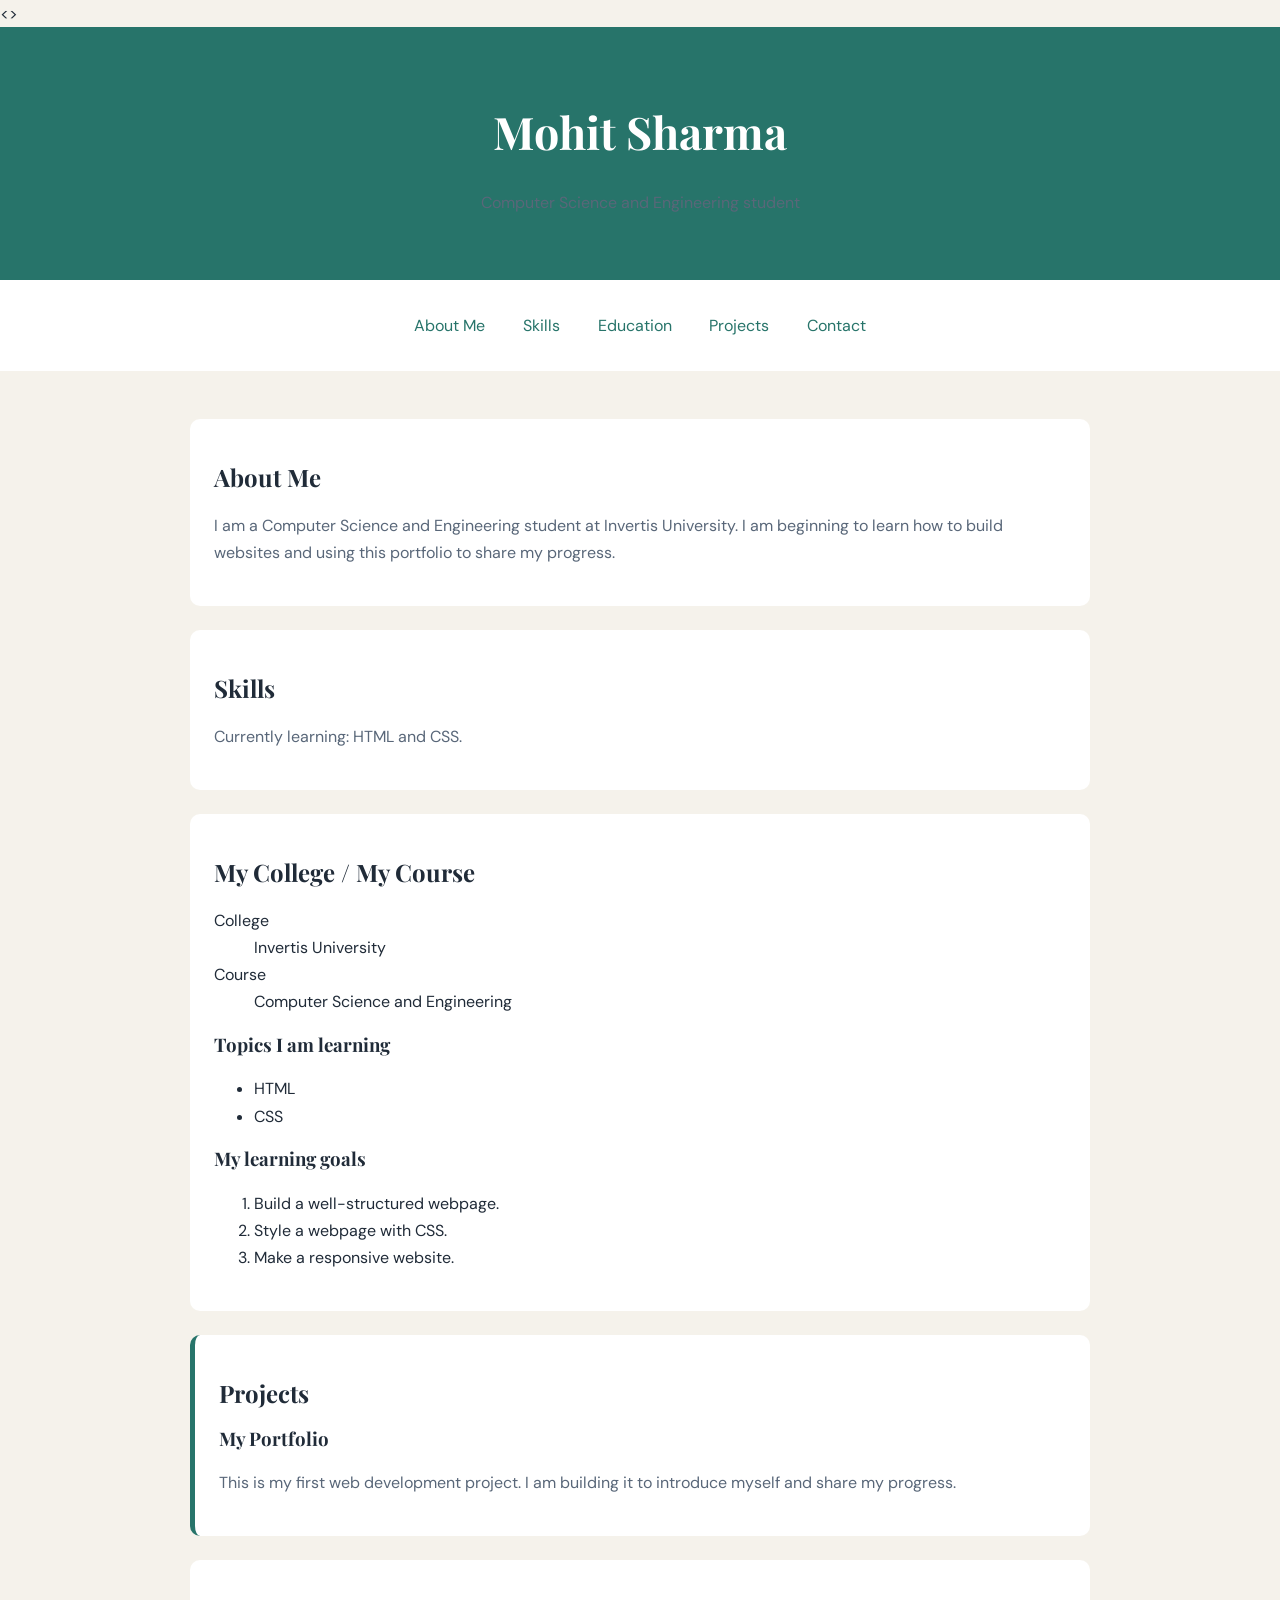
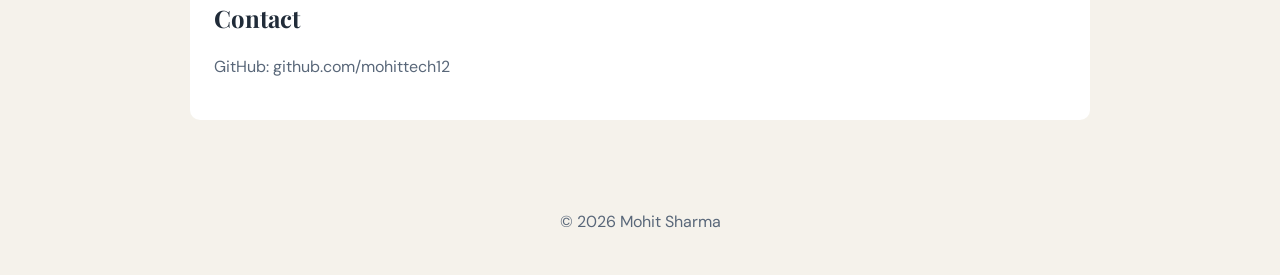
<file: 05-styled-portfolio/index.html>
<!doctype html>
<html lang="en">
<head>
  <head>
  <meta charset="UTF-8">
  <meta name="viewport" content="width=device-width, initial-scale=1.0">
  <meta name="description" content="Portfolio of Mohit Sharma, a Computer Science and Engineering student at Invertis University.">
  <meta name="author" content="Mohit Sharma">
    <link rel="preconnect" href="https://fonts.googleapis.com">
<link rel="preconnect" href="https://fonts.gstatic.com" crossorigin>
<link href="https://fonts.googleapis.com/css2?family=DM+Sans:wght@400;500;600;700&family=Playfair+Display:wght@600;700&display=swap" rel="stylesheet">
<link rel="stylesheet" href="style.css">
  <title>Mohit Sharma | Portfolio</title>
</head>
  
</head>
<<body class="portfolio-page">>
<header>
  <h1>Mohit Sharma</h1>
  <p>Computer Science and Engineering student</p>
</header>

<nav>
  <a href="#about">About Me</a>
  <a href="#skills">Skills</a>
  <a href="#education">Education</a>
  <a href="#projects">Projects</a>
  <a href="#contact">Contact</a>
</nav>

<main>
  <section id="about">
    <h2>About Me</h2>
    <p>I am a Computer Science and Engineering student at Invertis University. I am beginning to learn how to build websites and using this portfolio to share my progress.</p>
  </section>

  <section id="skills">
    <h2>Skills</h2>
    <p>Currently learning: HTML and CSS.</p>
  </section>

  <section id="education">
    <section id="education">
  <h2>My College / My Course</h2>

  <dl>
    <dt>College</dt>
    <dd>Invertis University</dd>

    <dt>Course</dt>
    <dd>Computer Science and Engineering</dd>
  </dl>

  <h3>Topics I am learning</h3>
  <ul>
    <li>HTML</li>
    <li>CSS</li>
  </ul>

  <h3>My learning goals</h3>
  <ol>
    <li>Build a well-structured webpage.</li>
    <li>Style a webpage with CSS.</li>
    <li>Make a responsive website.</li>
  </ol>
</section>
  
  </section>

  <section id="projects">
    <h2>Projects</h2>
    <article>
      <h3>My Portfolio</h3>
      <p>This is my first web development project. I am building it to introduce myself and share my progress.</p>
    </article>
  </section>

  <section id="contact">
    <h2>Contact</h2>
    <p>GitHub: github.com/mohittech12</p>
  </section>
</main>

<footer>
  <p>© 2026 Mohit Sharma</p>
</footer>

</body>
</html>
</file>
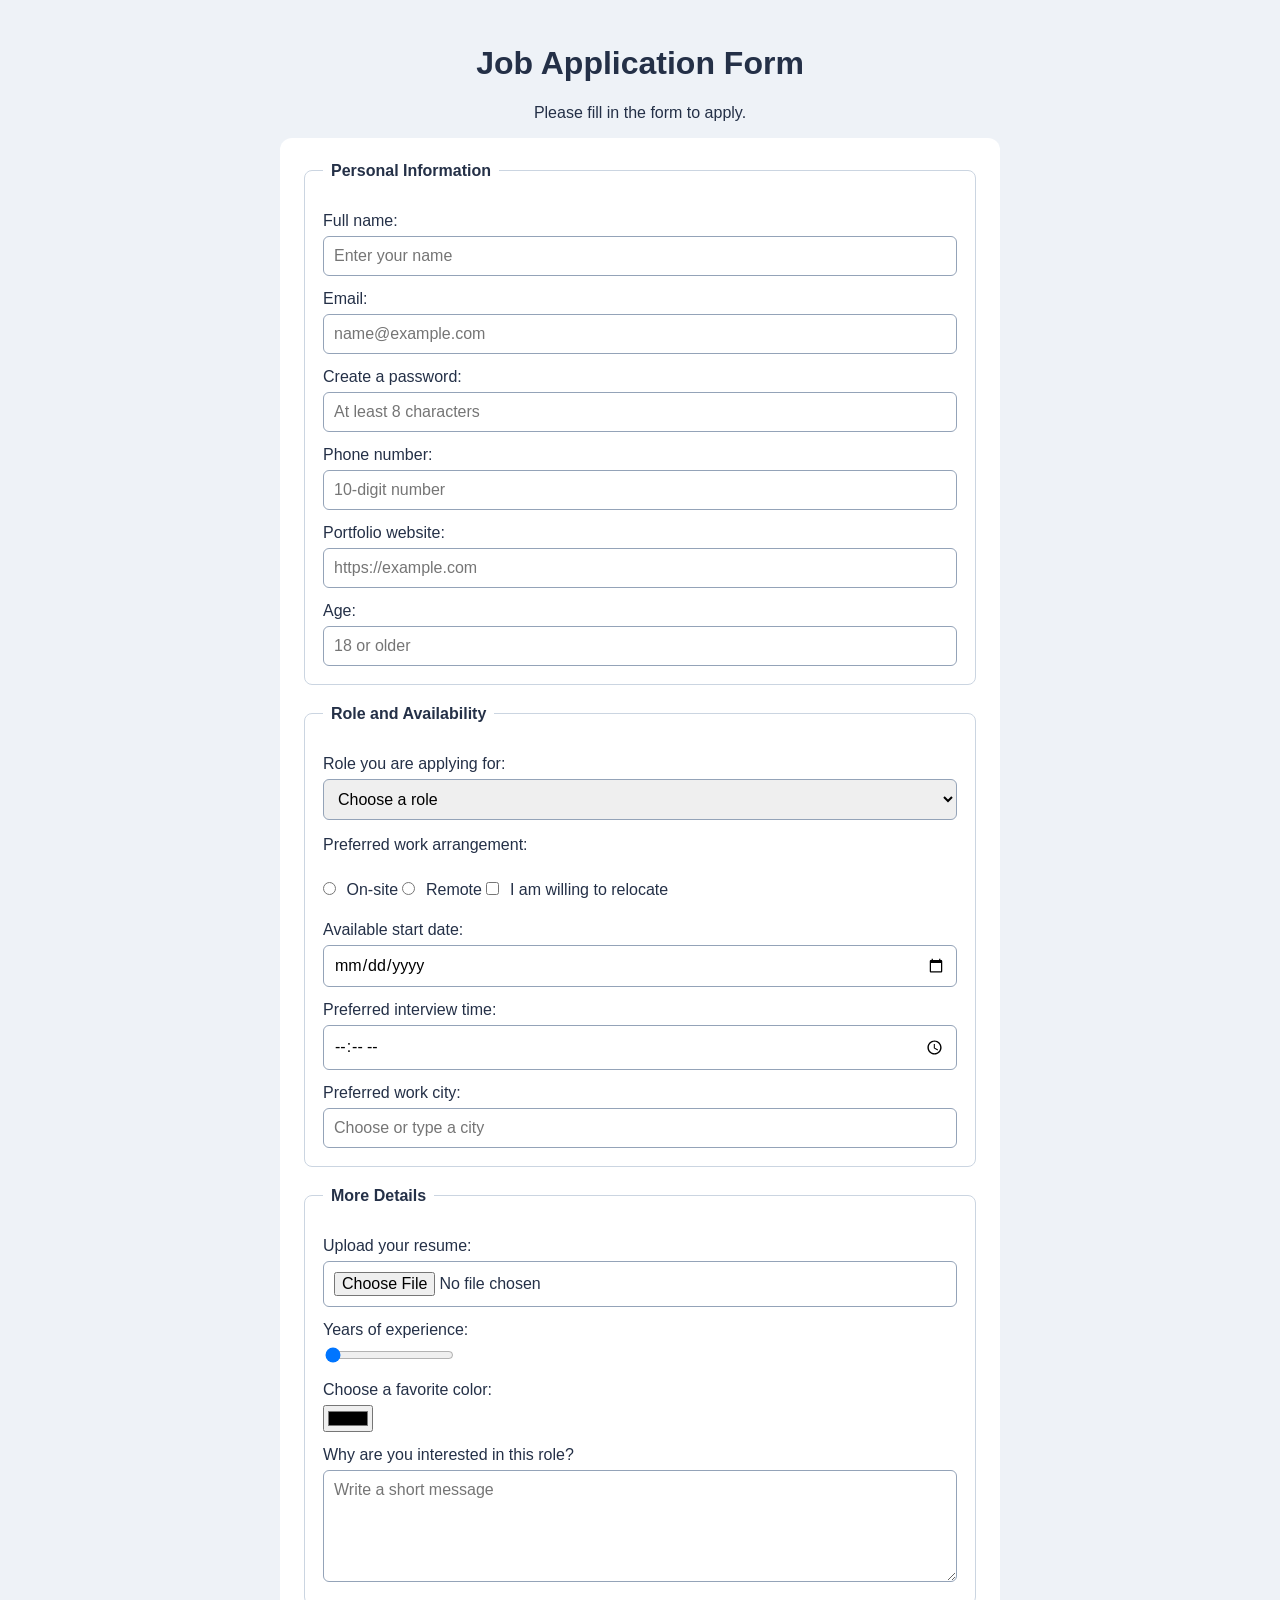
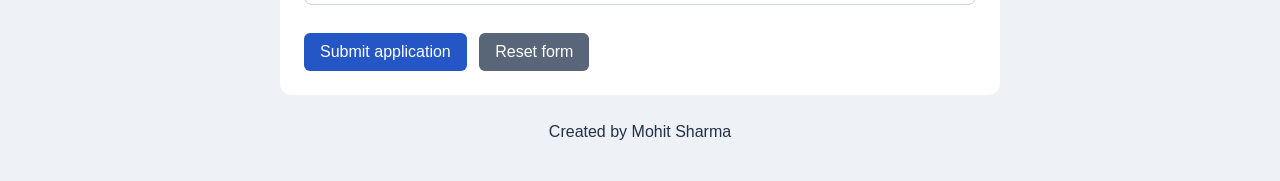
<file: assignment-2-form/index.html>
<!doctype html>
<html lang="en">
<head>
  <meta charset="UTF-8">
  <meta name="viewport" content="width=device-width, initial-scale=1.0">
  <meta name="description" content="A sample job application form">
  <meta name="author" content="Mohit Sharma">
  <link rel="stylesheet" href="styles.css">
  <title>Job Application Form</title>
</head>
<body>
  <header>
    <h1>Job Application Form</h1>
    <p>Please fill in the form to apply.</p>
  </header>

  <main>
    <form>
      <fieldset>
        <legend>Personal Information</legend>

        <label for="full-name">Full name:</label>
        <input type="text" id="full-name" name="full-name"
               placeholder="Enter your name" minlength="2" required>

        <label for="email">Email:</label>
        <input type="email" id="email" name="email"
               placeholder="name@example.com" required>

        <label for="password">Create a password:</label>
        <input type="password" id="password" name="password"
               placeholder="At least 8 characters" minlength="8" required>

        <label for="phone">Phone number:</label>
        <input type="tel" id="phone" name="phone"
               placeholder="10-digit number" pattern="[0-9]{10}" required>

        <label for="website">Portfolio website:</label>
        <input type="url" id="website" name="website"
               placeholder="https://example.com">

        <label for="age">Age:</label>
        <input type="number" id="age" name="age"
               min="18" max="100" placeholder="18 or older" required>
      </fieldset>

      <fieldset>
        <legend>Role and Availability</legend>

        <label for="role">Role you are applying for:</label>
        <select id="role" name="role" required>
          <option value="">Choose a role</option>
          <option value="intern">Intern</option>
          <option value="designer">Web designer</option>
          <option value="developer">Web developer</option>
        </select>

        <p>Preferred work arrangement:</p>
        <input type="radio" id="onsite" name="work-arrangement"
               value="onsite" required>
        <label for="onsite">On-site</label>

        <input type="radio" id="remote" name="work-arrangement"
               value="remote">
        <label for="remote">Remote</label>

        <input type="checkbox" id="relocate" name="relocate" value="yes">
        <label for="relocate">I am willing to relocate</label>

        <label for="start-date">Available start date:</label>
        <input type="date" id="start-date" name="start-date" required>

        <label for="interview-time">Preferred interview time:</label>
        <input type="time" id="interview-time" name="interview-time">

        <label for="city">Preferred work city:</label>
        <input type="text" id="city" name="city"
               placeholder="Choose or type a city" list="city-options">
        <datalist id="city-options">
          <option value="Bareilly">
          <option value="Delhi">
          <option value="Lucknow">
        </datalist>
      </fieldset>

      <fieldset>
        <legend>More Details</legend>

        <label for="resume">Upload your resume:</label>
        <input type="file" id="resume" name="resume" accept=".pdf,.doc,.docx">

        <label for="experience">Years of experience:</label>
        <input type="range" id="experience" name="experience"
               min="0" max="20" value="0">

        <label for="favorite-color">Choose a favorite color:</label>
        <input type="color" id="favorite-color" name="favorite-color">

        <label for="message">Why are you interested in this role?</label>
        <textarea id="message" name="message" rows="5"
                  placeholder="Write a short message" required></textarea>
      </fieldset>

      <button type="submit">Submit application</button>
      <button type="reset">Reset form</button>
    </form>
  </main>

  <footer>
    <p>Created by Mohit Sharma</p>
  </footer>
</body>
</html>
</file>
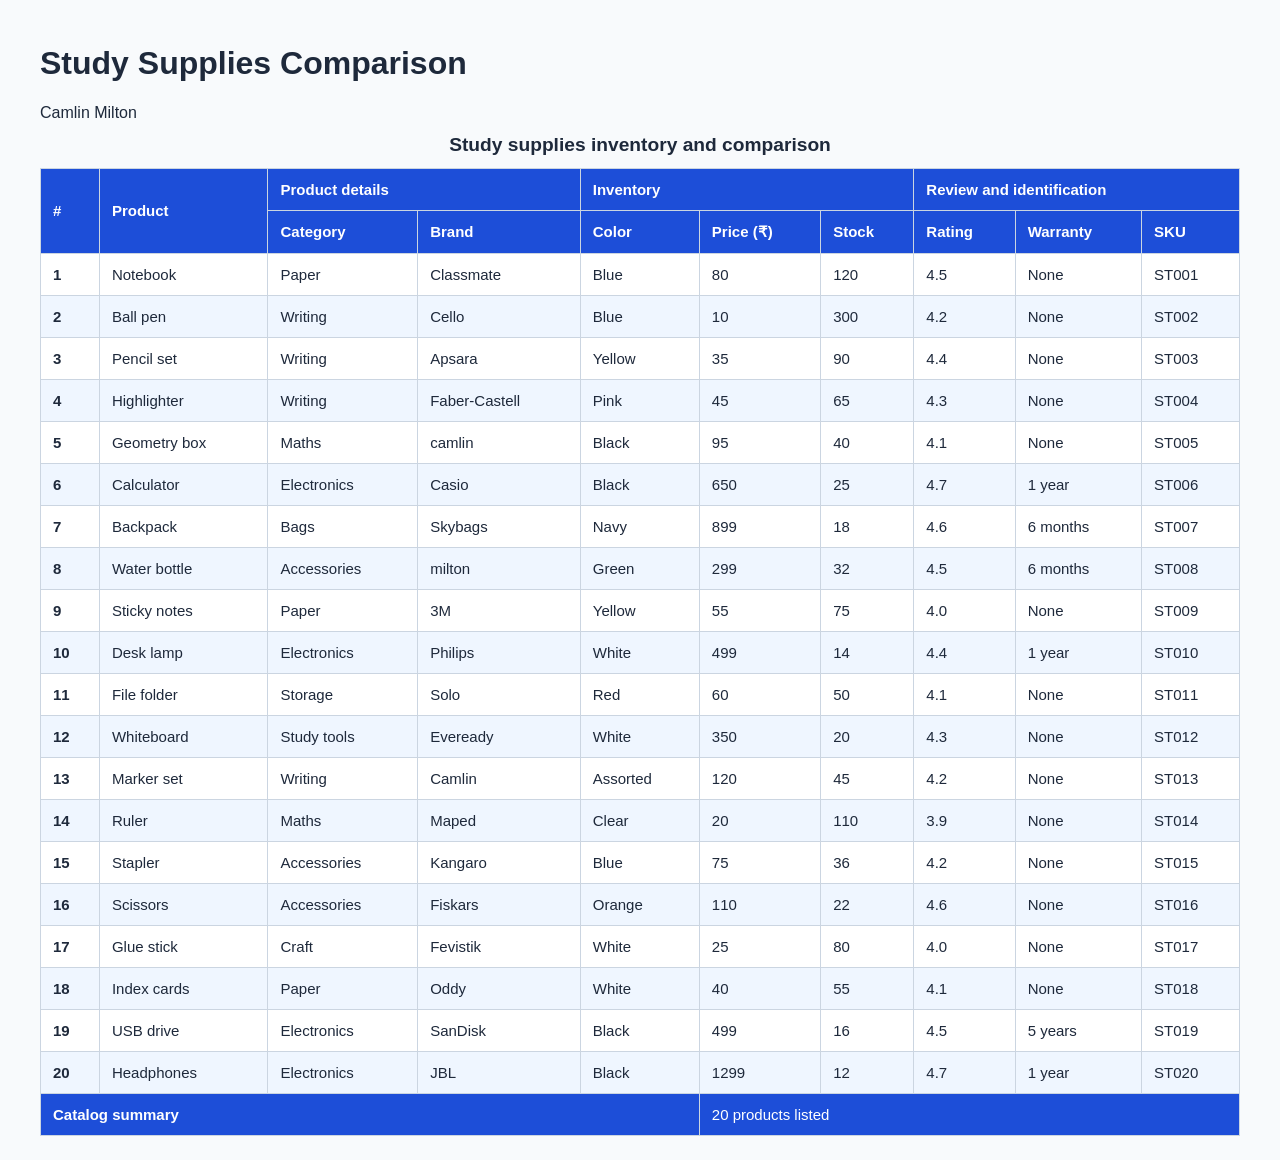
<file: assignment-3-table/index.html>
<!doctype html>
<html lang="en">
<head>
  <meta charset="UTF-8">
  <meta name="viewport" content="width=device-width, initial-scale=1.0">
  <meta name="description" content="A product comparison table">
  <meta name="author" content="Mohit Sharma">
  <link rel="stylesheet" href="styles.css">
  <title>Study Supplies Comparison</title>
  <link rel="stylesheet" href="styles.css">
</head>
<body>
  <main>
    <h1>Study Supplies Comparison</h1>

    <div class="table-wrapper">
      <table>
        <caption>Study supplies inventory and comparison</caption>
        <thead>
          <tr>
            <th rowspan="2" scope="col">#</th>
            <th rowspan="2" scope="col">Product</th>
            <th colspan="2" scope="colgroup">Product details</th>
            <th colspan="3" scope="colgroup">Inventory</th>
            <th colspan="3" scope="colgroup">Review and identification</th>
          </tr>
          <tr>
            <th scope="col">Category</th>
            <th scope="col">Brand</th>
            <th scope="col">Color</th>
            <th scope="col">Price (₹)</th>
            <th scope="col">Stock</th>
            <th scope="col">Rating</th>
            <th scope="col">Warranty</th>
            <th scope="col">SKU</th>
          </tr>
        </thead>
        <tbody>
          <tr><th scope="row">1</th><td>Notebook</td><td>Paper</td><td>Classmate</td><td>Blue</td><td>80</td><td>120</td><td>4.5</td><td>None</td><td>ST001</td></tr>
          <tr><th scope="row">2</th><td>Ball pen</td><td>Writing</td><td>Cello</td><td>Blue</td><td>10</td><td>300</td><td>4.2</td><td>None</td><td>ST002</td></tr>
          <tr><th scope="row">3</th><td>Pencil set</td><td>Writing</td><td>Apsara</td><td>Yellow</td><td>35</td><td>90</td><td>4.4</td><td>None</td><td>ST003</td></tr>
          <tr><th scope="row">4</th><td>Highlighter</td><td>Writing</td><td>Faber-Castell</td><td>Pink</td><td>45</td><td>65</td><td>4.3</td><td>None</td><td>ST004</td></tr>
          <tr><th scope="row">5</th><td>Geometry box</td><td>Maths</td><td>camlin</td> Camlin</td><td>Black</td><td>95</td><td>40</td><td>4.1</td><td>None</td><td>ST005</td></tr>
          <tr><th scope="row">6</th><td>Calculator</td><td>Electronics</td><td>Casio</td><td>Black</td><td>650</td><td>25</td><td>4.7</td><td>1 year</td><td>ST006</td></tr>
          <tr><th scope="row">7</th><td>Backpack</td><td>Bags</td><td>Skybags</td><td>Navy</td><td>899</td><td>18</td><td>4.6</td><td>6 months</td><td>ST007</td></tr>
          <tr><th scope="row">8</th><td>Water bottle</td><td>Accessories</td><td>milton</td> Milton</td><td>Green</td><td>299</td><td>32</td><td>4.5</td><td>6 months</td><td>ST008</td></tr>
          <tr><th scope="row">9</th><td>Sticky notes</td><td>Paper</td><td>3M</td><td>Yellow</td><td>55</td><td>75</td><td>4.0</td><td>None</td><td>ST009</td></tr>
          <tr><th scope="row">10</th><td>Desk lamp</td><td>Electronics</td><td>Philips</td><td>White</td><td>499</td><td>14</td><td>4.4</td><td>1 year</td><td>ST010</td></tr>
          <tr><th scope="row">11</th><td>File folder</td><td>Storage</td><td>Solo</td><td>Red</td><td>60</td><td>50</td><td>4.1</td><td>None</td><td>ST011</td></tr>
          <tr><th scope="row">12</th><td>Whiteboard</td><td>Study tools</td><td>Eveready</td><td>White</td><td>350</td><td>20</td><td>4.3</td><td>None</td><td>ST012</td></tr>
          <tr><th scope="row">13</th><td>Marker set</td><td>Writing</td><td>Camlin</td><td>Assorted</td><td>120</td><td>45</td><td>4.2</td><td>None</td><td>ST013</td></tr>
          <tr><th scope="row">14</th><td>Ruler</td><td>Maths</td><td>Maped</td><td>Clear</td><td>20</td><td>110</td><td>3.9</td><td>None</td><td>ST014</td></tr>
          <tr><th scope="row">15</th><td>Stapler</td><td>Accessories</td><td>Kangaro</td><td>Blue</td><td>75</td><td>36</td><td>4.2</td><td>None</td><td>ST015</td></tr>
          <tr><th scope="row">16</th><td>Scissors</td><td>Accessories</td><td>Fiskars</td><td>Orange</td><td>110</td><td>22</td><td>4.6</td><td>None</td><td>ST016</td></tr>
          <tr><th scope="row">17</th><td>Glue stick</td><td>Craft</td><td>Fevistik</td><td>White</td><td>25</td><td>80</td><td>4.0</td><td>None</td><td>ST017</td></tr>
          <tr><th scope="row">18</th><td>Index cards</td><td>Paper</td><td>Oddy</td><td>White</td><td>40</td><td>55</td><td>4.1</td><td>None</td><td>ST018</td></tr>
          <tr><th scope="row">19</th><td>USB drive</td><td>Electronics</td><td>SanDisk</td><td>Black</td><td>499</td><td>16</td><td>4.5</td><td>5 years</td><td>ST019</td></tr>
          <tr><th scope="row">20</th><td>Headphones</td><td>Electronics</td><td>JBL</td><td>Black</td><td>1299</td><td>12</td><td>4.7</td><td>1 year</td><td>ST020</td></tr>
        </tbody>
        <tfoot>
          <tr>
            <th scope="row" colspan="5">Catalog summary</th>
            <td colspan="5">20 products listed</td>
          </tr>
        </tfoot>
      </table>
    </div>
  </main>
</body>
</html>
</file>
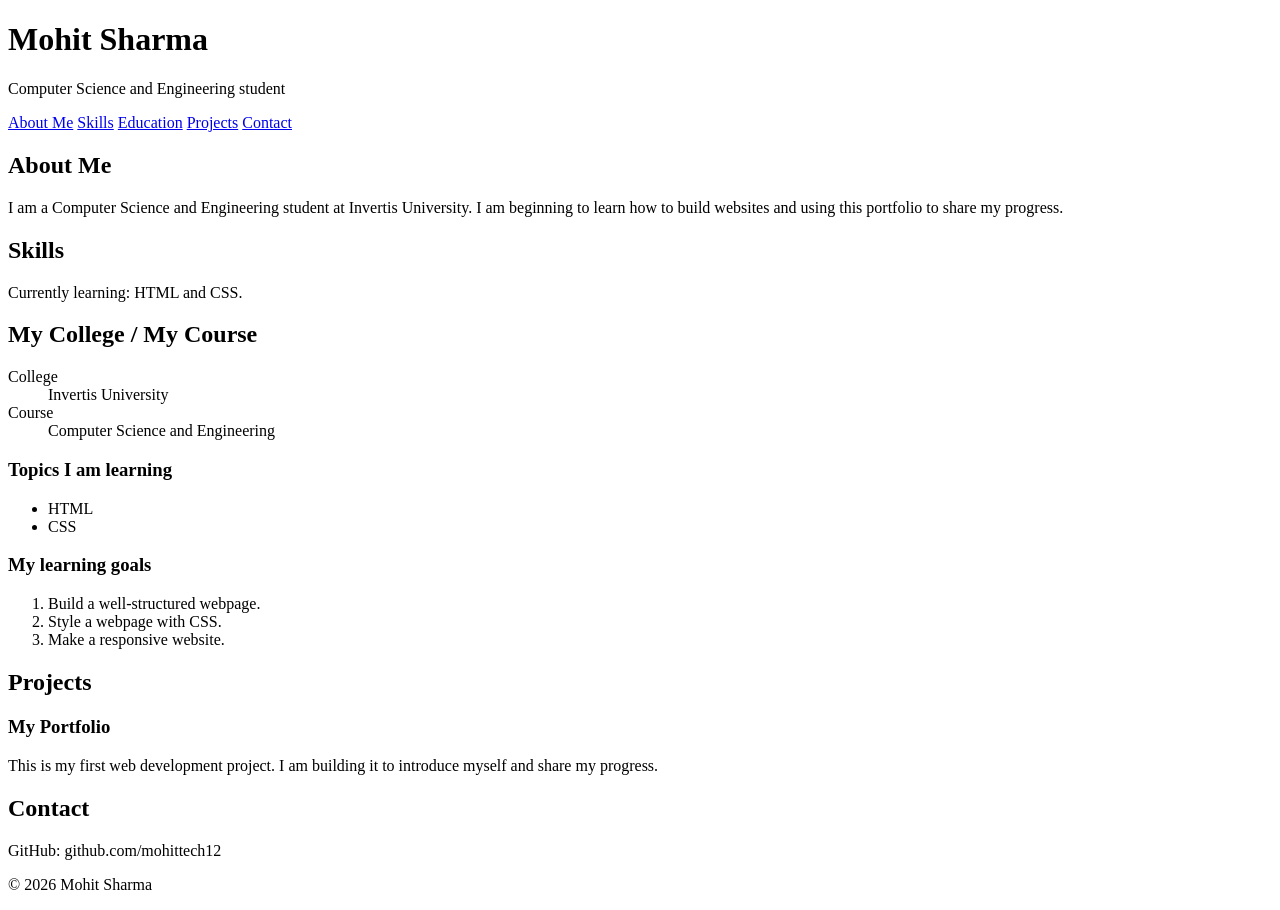
<file: portfolio/index.html>
<!doctype html>
<html lang="en">
<head>
  <head>
  <meta charset="UTF-8">
  <meta name="viewport" content="width=device-width, initial-scale=1.0">
  <meta name="description" content="Portfolio of Mohit Sharma, a Computer Science and Engineering student at Invertis University.">
  <meta name="author" content="Mohit Sharma">
  <title>Mohit Sharma | Portfolio</title>
</head>
  
</head>
<body>
<header>
  <h1>Mohit Sharma</h1>
  <p>Computer Science and Engineering student</p>
</header>

<nav>
  <a href="#about">About Me</a>
  <a href="#skills">Skills</a>
  <a href="#education">Education</a>
  <a href="#projects">Projects</a>
  <a href="#contact">Contact</a>
</nav>

<main>
  <section id="about">
    <h2>About Me</h2>
    <p>I am a Computer Science and Engineering student at Invertis University. I am beginning to learn how to build websites and using this portfolio to share my progress.</p>
  </section>

  <section id="skills">
    <h2>Skills</h2>
    <p>Currently learning: HTML and CSS.</p>
  </section>

  <section id="education">
    <section id="education">
  <h2>My College / My Course</h2>

  <dl>
    <dt>College</dt>
    <dd>Invertis University</dd>

    <dt>Course</dt>
    <dd>Computer Science and Engineering</dd>
  </dl>

  <h3>Topics I am learning</h3>
  <ul>
    <li>HTML</li>
    <li>CSS</li>
  </ul>

  <h3>My learning goals</h3>
  <ol>
    <li>Build a well-structured webpage.</li>
    <li>Style a webpage with CSS.</li>
    <li>Make a responsive website.</li>
  </ol>
</section>
  
  </section>

  <section id="projects">
    <h2>Projects</h2>
    <article>
      <h3>My Portfolio</h3>
      <p>This is my first web development project. I am building it to introduce myself and share my progress.</p>
    </article>
  </section>

  <section id="contact">
    <h2>Contact</h2>
    <p>GitHub: github.com/mohittech12</p>
  </section>
</main>

<footer>
  <p>© 2026 Mohit Sharma</p>
</footer>

</body>
</html>
</file>
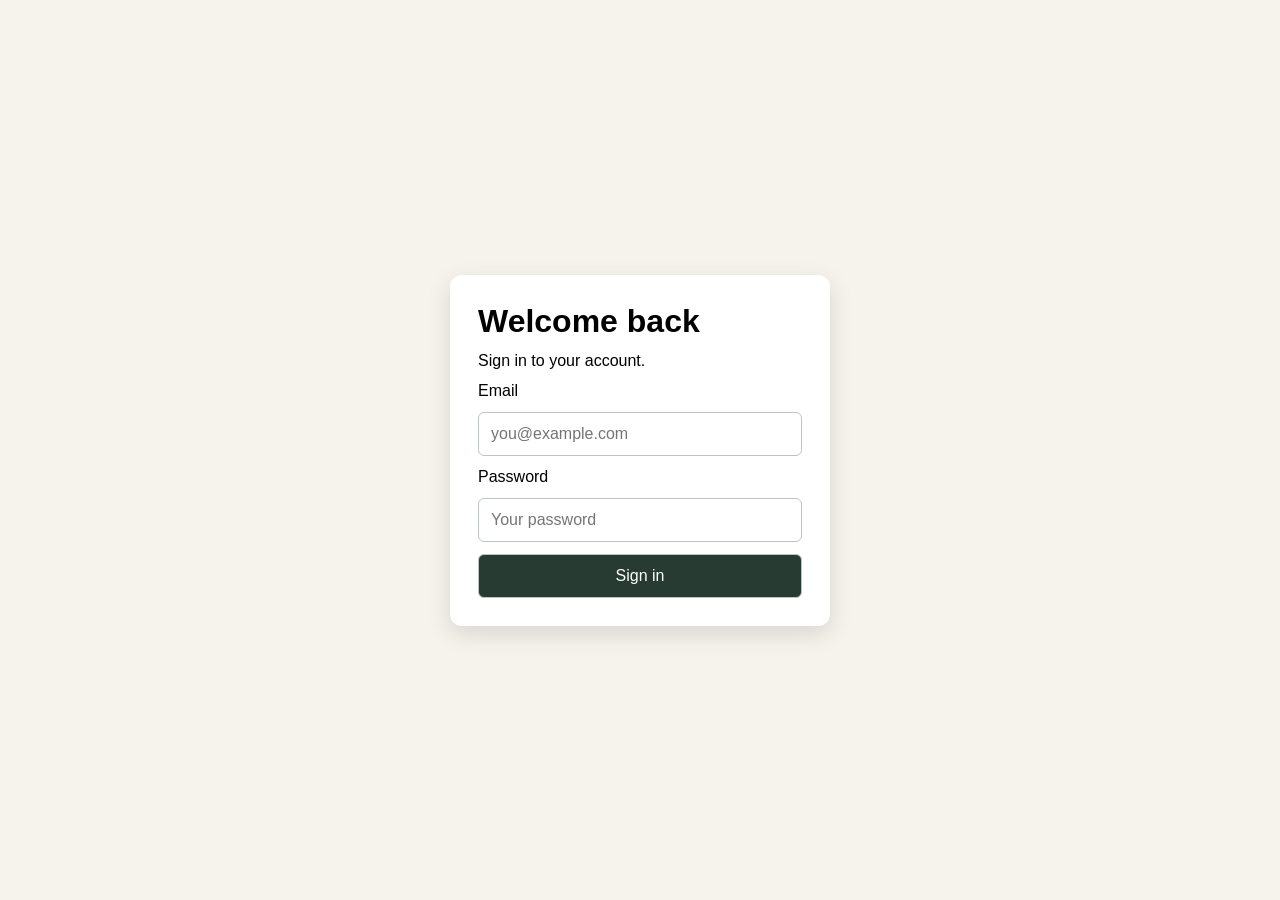
<file: 04-flexbox-layouts/login.html>
<!doctype html>
<html lang="en">
<head>
  <meta charset="UTF-8">
  <meta name="viewport" content="width=device-width, initial-scale=1.0">
  <title>Flexbox Login</title>
  <link rel="stylesheet" href="style.css">
</head>
<body>
  <main class="login-page">
    <form class="login-card">
      <h1>Welcome back</h1>
      <p>Sign in to your account.</p>

      <label for="email">Email</label>
      <input id="email" name="email" type="email" placeholder="you@example.com" required>

      <label for="password">Password</label>
      <input id="password" name="password" type="password" placeholder="Your password" required>

      <button type="submit">Sign in</button>
    </form>
  </main>
</body>
</html>
</file>
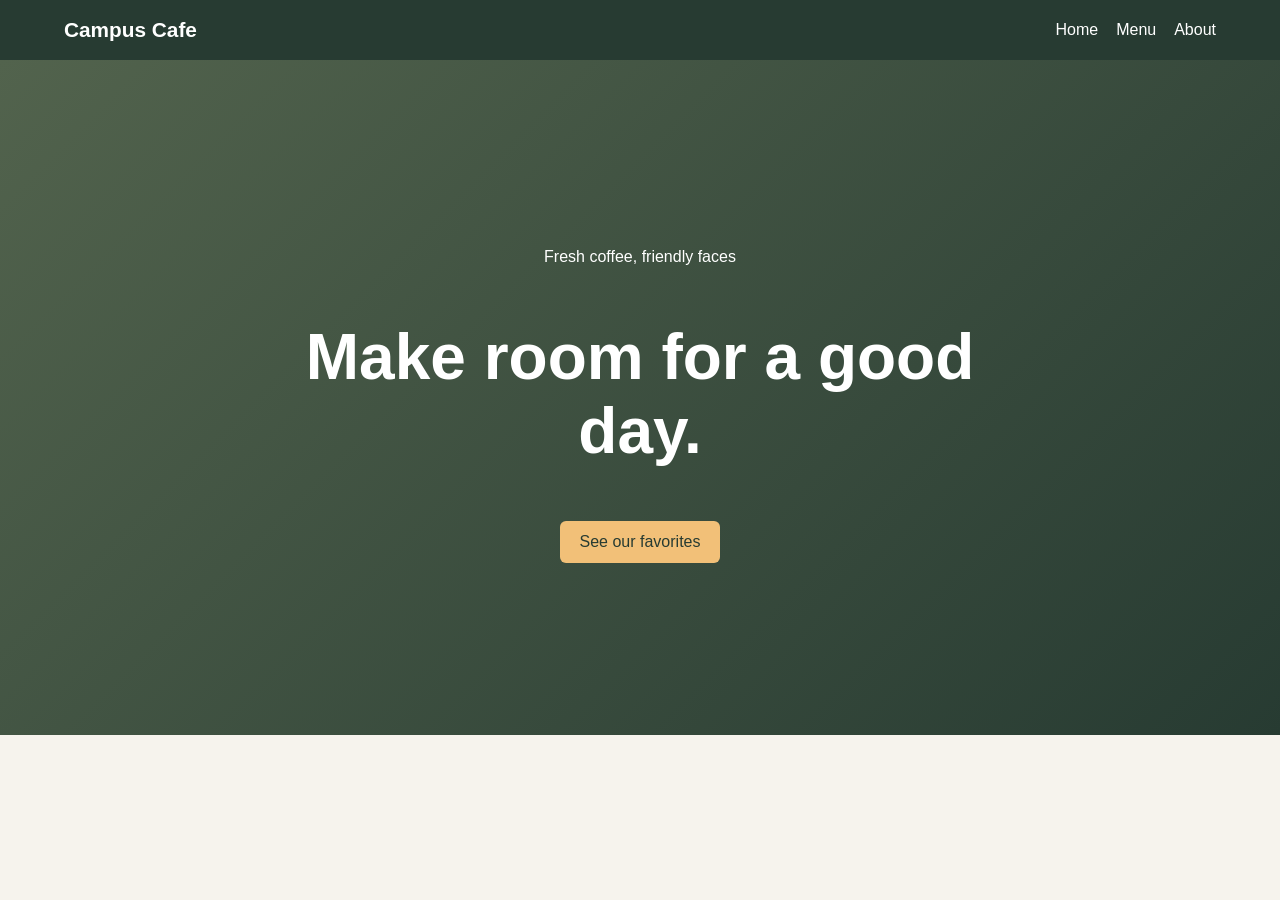
<file: 04-flexbox-layouts/navbar-hero.html>
<!doctype html>
<html lang="en">
<head>
  <meta charset="UTF-8">
  <meta name="viewport" content="width=device-width, initial-scale=1.0">
  <title>Campus Cafe Welcome</title>
  <link rel="stylesheet" href="style.css">
</head>
<body>
  <header class="hero-navbar">
    <a class="hero-logo" href="#home">Campus Cafe</a>
    <nav class="hero-links" aria-label="Main navigation">
      <a href="#home">Home</a>
      <a href="#menu">Menu</a>
      <a href="#about">About</a>
    </nav>
  </header>

  <main>
    <section class="flex-hero" id="home">
      <div class="flex-hero-content">
        <p>Fresh coffee, friendly faces</p>
        <h1>Make room for a good day.</h1>
        <a class="hero-button" href="products.html">See our favorites</a>
      </div>
    </section>
  </main>
</body>
</html>
</file>
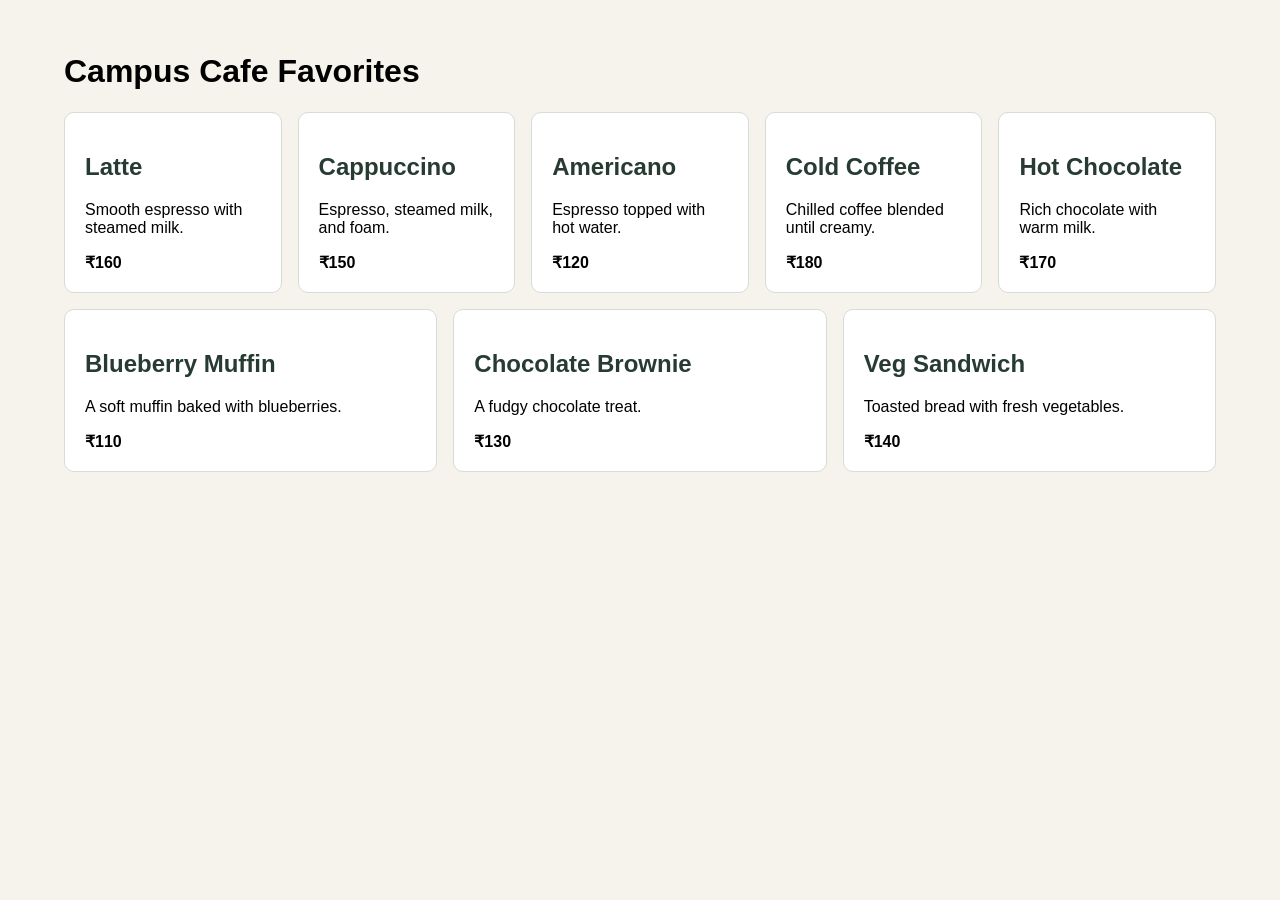
<file: 04-flexbox-layouts/products.html>
<!doctype html>
<html lang="en">
<head>
  <meta charset="UTF-8">
  <meta name="viewport" content="width=device-width, initial-scale=1.0">
  <title>Campus Cafe Products</title>
  <link rel="stylesheet" href="style.css">
</head>
<body>
  <main class="products-page">
    <h1>Campus Cafe Favorites</h1>
    <section class="product-list" aria-label="Cafe products">
      <article class="product-card"><h2>Latte</h2><p>Smooth espresso with steamed milk.</p><strong>₹160</strong></article>
      <article class="product-card"><h2>Cappuccino</h2><p>Espresso, steamed milk, and foam.</p><strong>₹150</strong></article>
      <article class="product-card"><h2>Americano</h2><p>Espresso topped with hot water.</p><strong>₹120</strong></article>
      <article class="product-card"><h2>Cold Coffee</h2><p>Chilled coffee blended until creamy.</p><strong>₹180</strong></article>
      <article class="product-card"><h2>Hot Chocolate</h2><p>Rich chocolate with warm milk.</p><strong>₹170</strong></article>
      <article class="product-card"><h2>Blueberry Muffin</h2><p>A soft muffin baked with blueberries.</p><strong>₹110</strong></article>
      <article class="product-card"><h2>Chocolate Brownie</h2><p>A fudgy chocolate treat.</p><strong>₹130</strong></article>
      <article class="product-card"><h2>Veg Sandwich</h2><p>Toasted bread with fresh vegetables.</p><strong>₹140</strong></article>
    </section>
  </main>
</body>
</html>
</file>
<file: 05-styled-portfolio/style.css>
:root {
  --color-background: #f5f2eb;
  --color-surface: #ffffff;
  --color-text: #202b38;
  --color-muted: #596779;
  --color-accent: #27746a;

  --font-body: "DM Sans", sans-serif;
  --font-heading: "Playfair Display", serif;

  --font-size-body: 1rem;
  --font-size-title: 2.8rem;
  --space-small: 0.75rem;
  --space-medium: 1.5rem;
  --space-large: 3rem;
}

* {
  box-sizing: border-box;
}

body {
  margin: 0;
  color: var(--color-text);
  background: var(--color-background);
  font-family: var(--font-body);
  font-size: var(--font-size-body);
  line-height: 1.7;
}

.portfolio-page {
  min-height: 100vh;
}

header {
  padding: var(--space-large) var(--space-medium);
  color: var(--color-surface);
  background: var(--color-accent);
  text-align: center;
}

h1,
h2,
h3 {
  font-family: var(--font-heading);
  line-height: 1.2;
}

h1 {
  font-size: var(--font-size-title);
}

nav {
  display: flex;
  flex-wrap: wrap;
  justify-content: center;
  gap: var(--space-small);
  padding: var(--space-medium);
  background: var(--color-surface);
}

nav a {
  padding: 0.5rem 0.8rem;
  color: var(--color-accent);
  text-decoration: none;
  border-radius: 6px;
}

nav a:hover {
  color: var(--color-surface);
  background: var(--color-accent);
}

main {
  width: min(900px, 92%);
  margin: var(--space-large) auto;
}

main > section {
  margin-bottom: var(--space-medium);
  padding: var(--space-medium);
  background: var(--color-surface);
  border-radius: 10px;
}

#projects {
  border-left: 5px solid var(--color-accent);
}

p {
  color: var(--color-muted);
}

footer {
  padding: var(--space-medium);
  text-align: center;
}
</file>
<file: assignment-2-form/styles.css>
* {
  box-sizing: border-box;
}

body {
  margin: 0;
  padding: 24px;
  font-family: Arial, sans-serif;
  color: #243047;
  background: #eef2f7;
}

header,
main,
footer {
  width: min(100%, 720px);
  margin: 0 auto;
}

header {
  text-align: center;
}

form {
  padding: 24px;
  background: white;
  border-radius: 12px;
}

fieldset {
  margin: 0 0 20px;
  padding: 18px;
  border: 1px solid #cbd5e1;
  border-radius: 8px;
}

legend {
  padding: 0 8px;
  font-weight: bold;
}

label {
  display: block;
  margin: 14px 0 6px;
}

input:not([type="radio"]):not([type="checkbox"]):not([type="range"]):not([type="color"]),
select,
textarea {
  width: 100%;
  padding: 10px;
  border: 1px solid #94a3b8;
  border-radius: 6px;
  font: inherit;
}

input[type="radio"],
input[type="checkbox"] {
  margin: 12px 6px 12px 0;
}

input[type="radio"] + label,
input[type="checkbox"] + label {
  display: inline;
}

button {
  margin: 8px 8px 0 0;
  padding: 10px 16px;
  border: 0;
  border-radius: 6px;
  color: white;
  background: #2457c5;
  font: inherit;
  cursor: pointer;
}

button[type="reset"] {
  background: #596579;
}

footer {
  padding-top: 12px;
  text-align: center;
}
@media (max-width: 600px) {
  body {
    padding: 14px;
  }

  form {
    padding: 16px;
  }

  fieldset {
    padding: 12px;
  }

  button {
    width: 100%;
    margin-right: 0;
  }
}
</file>
<file: assignment-3-table/styles.css>
:root {
  --color-ink: #1e293b;
  --color-header: #1d4ed8;
  --color-header-text: #ffffff;
  --color-stripe: #eff6ff;
  --color-hover: #dbeafe;
  --color-border: #cbd5e1;
  --space-cell: 12px;
  --font-size-table: 15px;
}

body {
  margin: 0;
  padding: 24px;
  color: var(--color-ink);
  background: #f8fafc;
  font-family: Arial, sans-serif;
}

main {
  max-width: 1200px;
  margin: 0 auto;
}

.table-wrapper {
  overflow-x: auto;
}

table {
  width: 100%;
  min-width: 900px;
  border-collapse: collapse;
  font-size: var(--font-size-table);
  background: white;
}

caption {
  padding: var(--space-cell);
  font-size: 1.2rem;
  font-weight: bold;
}

th,
td {
  padding: var(--space-cell);
  border: 1px solid var(--color-border);
  text-align: left;
}

thead,
tfoot {
  color: var(--color-header-text);
  background: var(--color-header);
}

tbody tr:nth-child(even) {
  background: var(--color-stripe);
}

tbody tr:hover {
  background: var(--color-hover);
}
@media (max-width: 600px) {
  body {
    padding: 12px;
  }

  h1 {
    font-size: 1.5rem;
  }

  table {
    font-size: 13px;
  }

  th,
  td {
    padding: 8px;
  }
}
</file>
<file: 04-flexbox-layouts/style.css>
* {
  box-sizing: border-box;
}

body {
  margin: 0;
  font-family: Arial, sans-serif;
  background: #f6f3ed;
}

.menu-bar {
  display: flex;
  justify-content: space-between;
  align-items: center;
  gap: 18px;
  padding: 18px 5%;
  background: #273b32;
}

.menu-bar a {
  color: white;
  text-decoration: none;
}

.menu-brand {
  margin-right: auto;
  font-size: 1.3rem;
  font-weight: bold;
}

.menu-bar a:hover {
  color: #f2c078;
}
.login-page {
  display: flex;
  justify-content: center;
  align-items: center;
  min-height: 100vh;
  padding: 20px;
}

.login-card {
  display: flex;
  flex-direction: column;
  gap: 12px;
  width: min(100%, 380px);
  padding: 28px;
  background: white;
  border-radius: 12px;
  box-shadow: 0 8px 24px rgba(0, 0, 0, 0.12);
}

.login-card h1,
.login-card p {
  margin: 0;
}

.login-card input,
.login-card button {
  padding: 12px;
  font: inherit;
  border: 1px solid #bbc5bf;
  border-radius: 6px;
}

.login-card button {
  color: white;
  background: #273b32;
  cursor: pointer;
}
.products-page {
  padding: 32px 5%;
}

.product-list {
  display: flex;
  flex-wrap: wrap;
  gap: 16px;
}

.product-card {
  flex-grow: 1;
  flex-basis: 210px;
  padding: 20px;
  background: white;
  border: 1px solid #d5ddd7;
  border-radius: 10px;
}

.product-card h2 {
  color: #273b32;
}
.hero-navbar {
  display: flex;
  justify-content: space-between;
  align-items: center;
  gap: 20px;
  padding: 18px 5%;
  color: white;
  background: #273b32;
}

.hero-logo,
.hero-links a {
  color: white;
  text-decoration: none;
}

.hero-logo {
  font-size: 1.3rem;
  font-weight: bold;
}

.hero-links {
  display: flex;
  flex-wrap: wrap;
  gap: 18px;
}

.hero-links a:hover {
  color: #f2c078;
}

.flex-hero {
  display: flex;
  justify-content: center;
  align-items: center;
  min-height: 75vh;
  padding: 32px 20px;
  color: white;
  background: linear-gradient(135deg, #52634d, #273b32);
  text-align: center;
}

.flex-hero-content {
  flex-grow: 1;
  max-width: 700px;
}

.flex-hero h1 {
  font-size: clamp(2rem, 6vw, 4rem);
}

.hero-button {
  display: inline-block;
  padding: 12px 20px;
  color: #273b32;
  background: #f2c078;
  border-radius: 6px;
  text-decoration: none;
}
</file>
